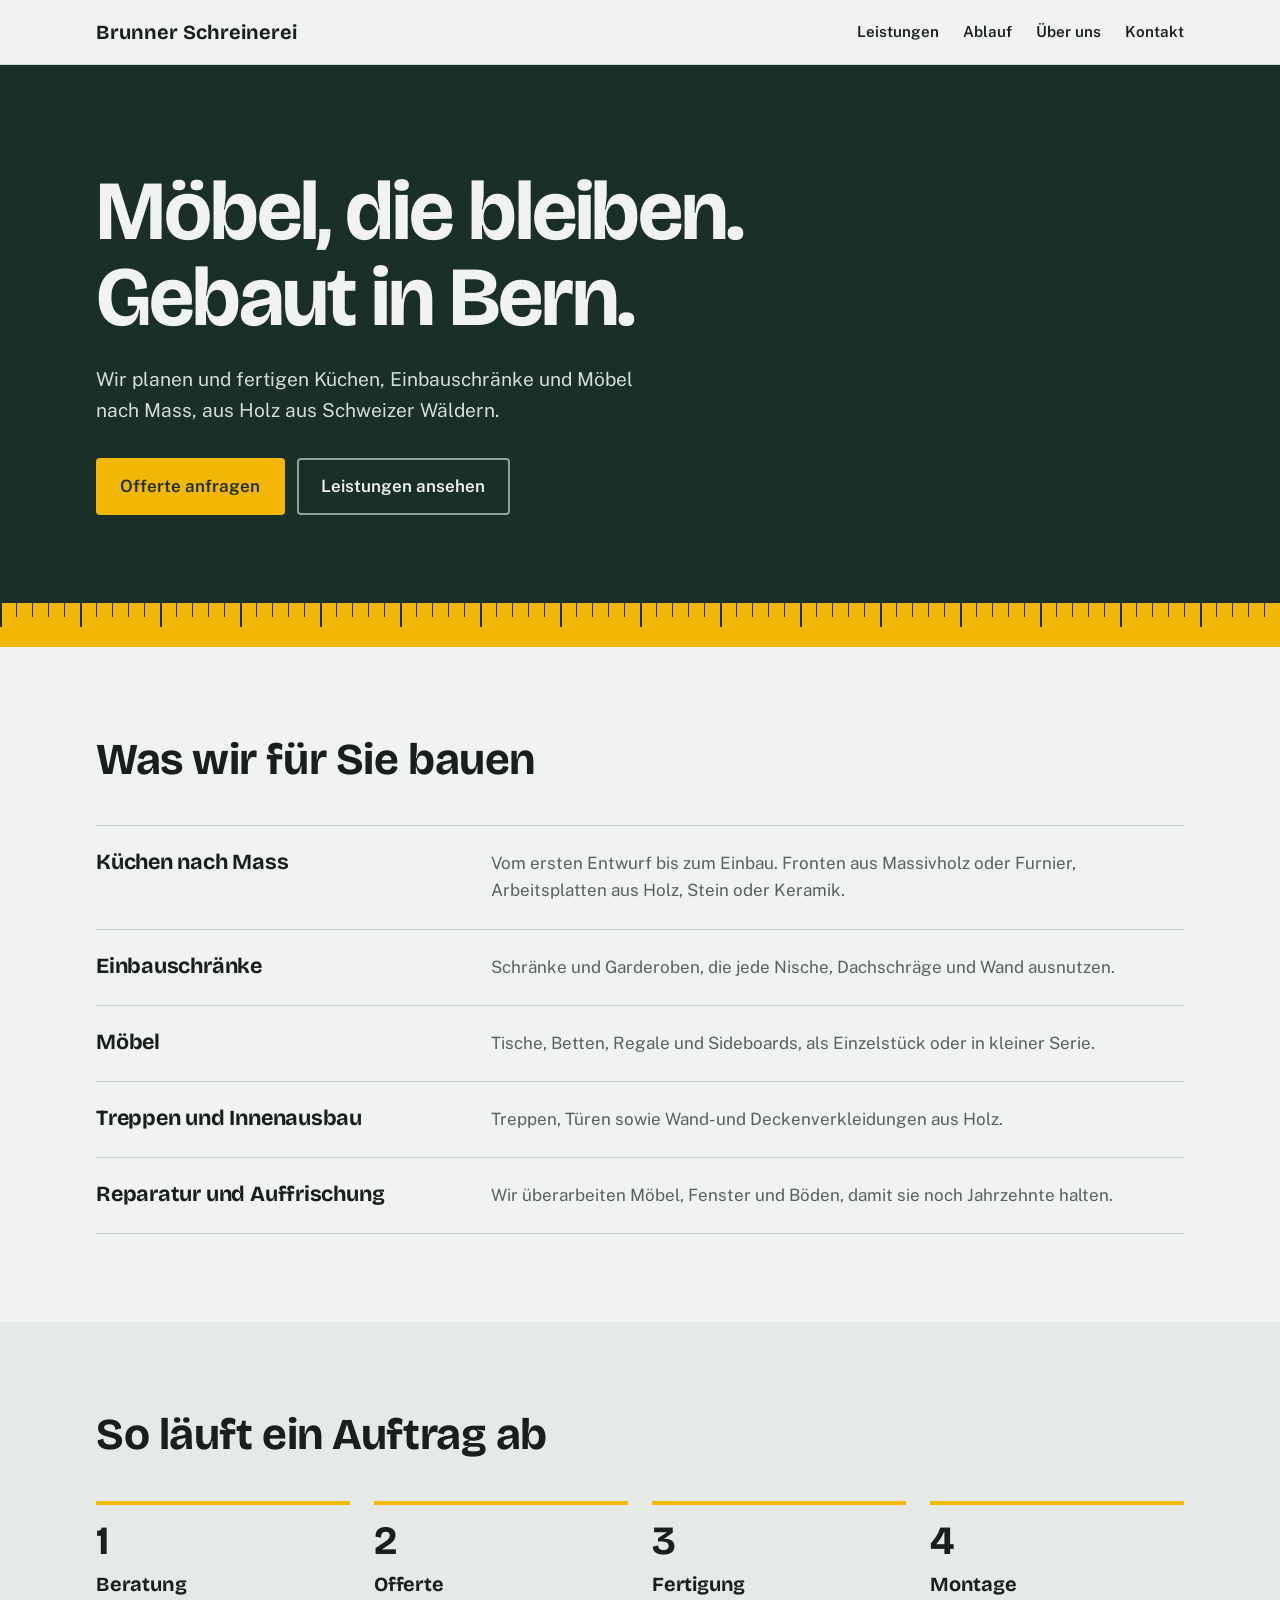
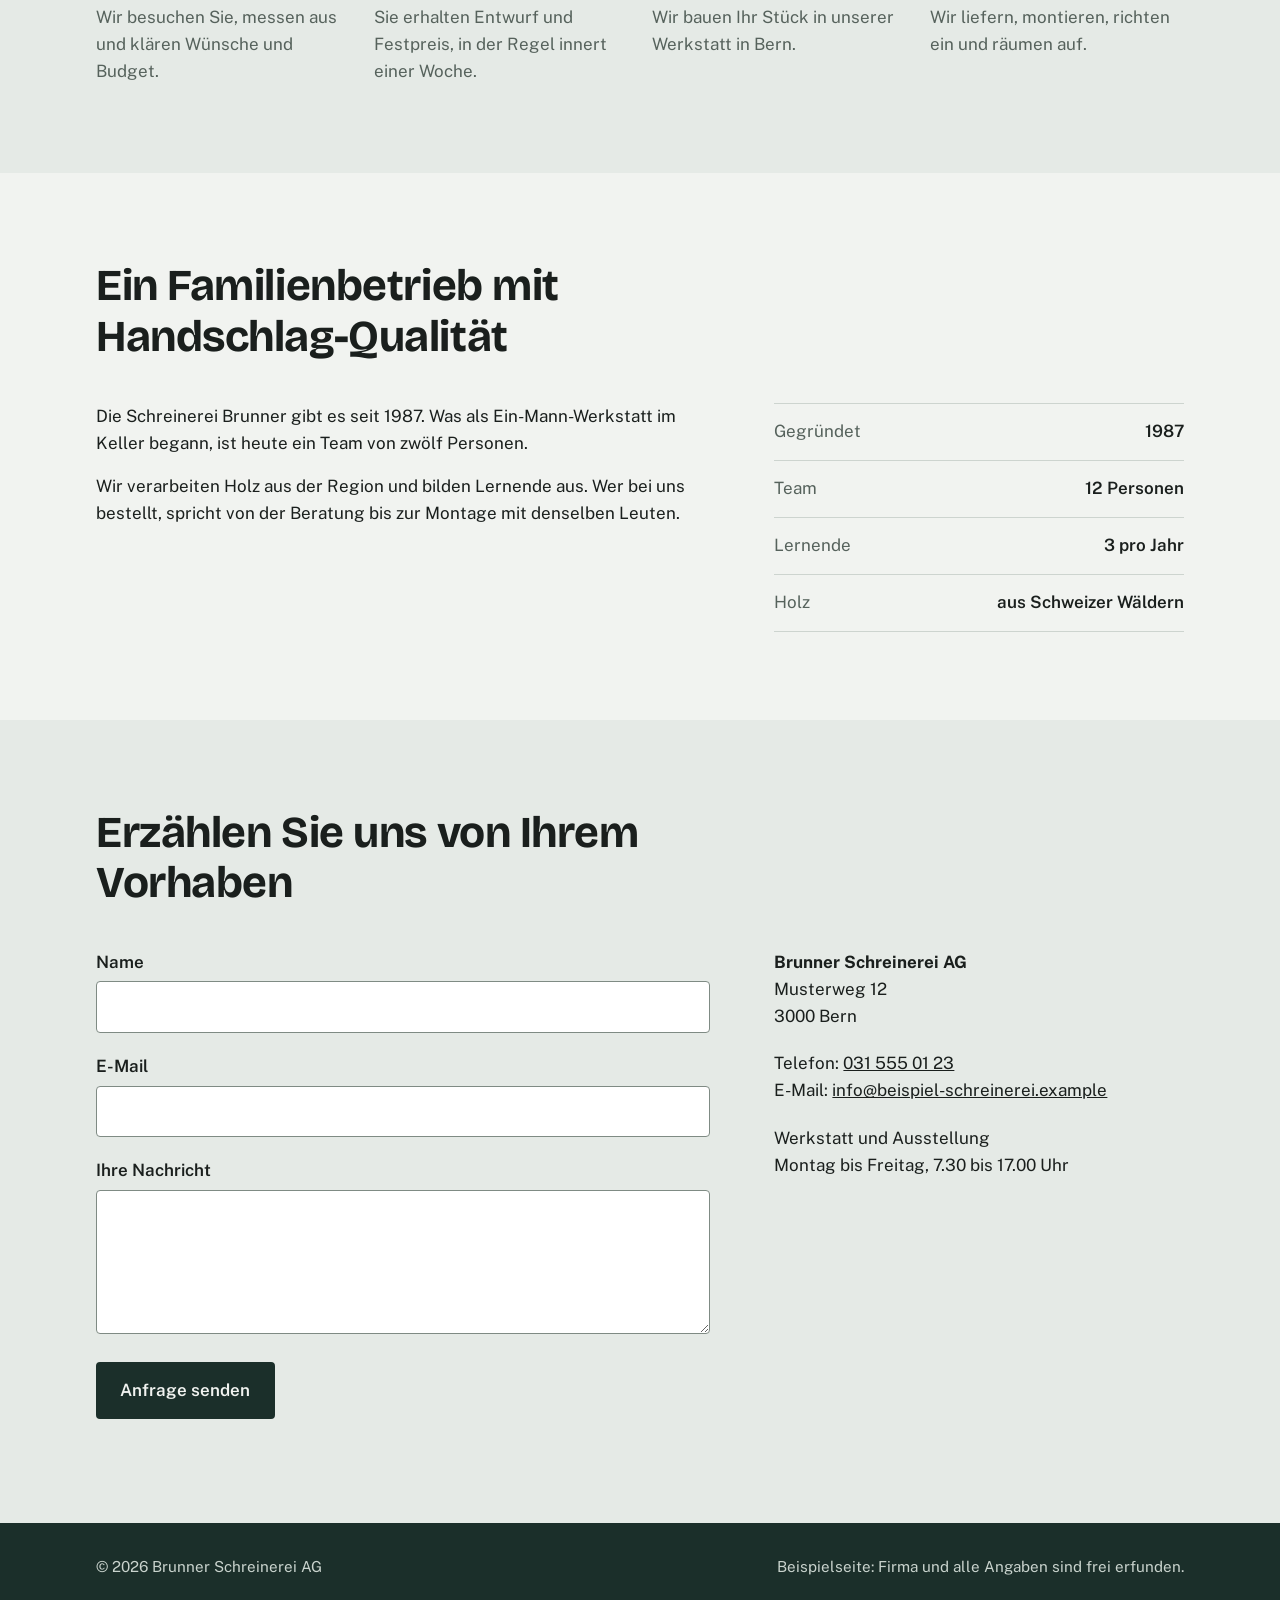
<file: index.html>
<!DOCTYPE html>
<html lang="de-CH">
<head>
  <meta charset="UTF-8">
  <!-- Wichtig für Handys: Seite an die Bildschirmbreite anpassen -->
  <meta name="viewport" content="width=device-width, initial-scale=1">

  <title>Brunner Schreinerei – Möbel und Innenausbau in Bern</title>
  <meta name="description" content="Küchen, Einbauschränke und Möbel nach Mass. Familienbetrieb in Bern seit 1987.">

  <!-- Schriften von Google Fonts (ohne Internet greift die Ersatzschrift aus style.css) -->
  <link rel="preconnect" href="https://fonts.googleapis.com">
  <link rel="preconnect" href="https://fonts.gstatic.com" crossorigin>
  <link href="https://fonts.googleapis.com/css2?family=Bricolage+Grotesque:opsz,wght@12..96,500..800&family=Public+Sans:wght@400..600&display=swap" rel="stylesheet">

  <!-- Unser eigenes Design und unser JavaScript -->
  <link rel="stylesheet" href="style.css">
  <script src="script.js" defer></script>
</head>

<body>
  <!-- Für Tastatur-Nutzer: springt direkt zum Inhalt -->
  <a class="sprunglink" href="#inhalt">Zum Inhalt springen</a>

  <!-- ============ KOPFBEREICH MIT NAVIGATION ============ -->
  <header class="kopf">
    <div class="behaelter kopf-innen">
      <a class="logo" href="#top">Brunner Schreinerei</a>
      <nav aria-label="Hauptnavigation">
        <ul class="nav">
          <li><a href="#leistungen">Leistungen</a></li>
          <li><a href="#ablauf">Ablauf</a></li>
          <li><a href="#ueber-uns">Über uns</a></li>
          <li><a href="#kontakt">Kontakt</a></li>
        </ul>
      </nav>
    </div>
  </header>

  <main id="inhalt">

    <!-- ============ HERO: das Erste, was Besucher sehen ============ -->
    <section class="hero" id="top">
      <div class="behaelter">
        <h1>Möbel, die bleiben. Gebaut in Bern.</h1>
        <p>Wir planen und fertigen Küchen, Einbauschränke und Möbel nach Mass, aus Holz aus Schweizer Wäldern.</p>
        <div class="knopf-reihe">
          <a class="knopf" href="#kontakt">Offerte anfragen</a>
          <a class="knopf knopf-hell" href="#leistungen">Leistungen ansehen</a>
        </div>
      </div>
      <!-- Der gelbe Massstab ist reines CSS (siehe .massstab in style.css) -->
      <div class="massstab" aria-hidden="true"></div>
    </section>

    <!-- ============ LEISTUNGEN ============ -->
    <section class="abschnitt" id="leistungen">
      <div class="behaelter">
        <h2>Was wir für Sie bauen</h2>
        <ul class="leistungen">
          <li>
            <h3>Küchen nach Mass</h3>
            <p>Vom ersten Entwurf bis zum Einbau. Fronten aus Massivholz oder Furnier, Arbeitsplatten aus Holz, Stein oder Keramik.</p>
          </li>
          <li>
            <h3>Einbauschränke</h3>
            <p>Schränke und Garderoben, die jede Nische, Dachschräge und Wand ausnutzen.</p>
          </li>
          <li>
            <h3>Möbel</h3>
            <p>Tische, Betten, Regale und Sideboards, als Einzelstück oder in kleiner Serie.</p>
          </li>
          <li>
            <h3>Treppen und Innenausbau</h3>
            <p>Treppen, Türen sowie Wand- und Deckenverkleidungen aus Holz.</p>
          </li>
          <li>
            <h3>Reparatur und Auffrischung</h3>
            <p>Wir überarbeiten Möbel, Fenster und Böden, damit sie noch Jahrzehnte halten.</p>
          </li>
        </ul>
      </div>
    </section>

    <!-- ============ ABLAUF (echte Reihenfolge, darum nummeriert) ============ -->
    <section class="abschnitt abschnitt-hell" id="ablauf">
      <div class="behaelter">
        <h2>So läuft ein Auftrag ab</h2>
        <ol class="schritte">
          <li>
            <h3>Beratung</h3>
            <p>Wir besuchen Sie, messen aus und klären Wünsche und Budget.</p>
          </li>
          <li>
            <h3>Offerte</h3>
            <p>Sie erhalten Entwurf und Festpreis, in der Regel innert einer Woche.</p>
          </li>
          <li>
            <h3>Fertigung</h3>
            <p>Wir bauen Ihr Stück in unserer Werkstatt in Bern.</p>
          </li>
          <li>
            <h3>Montage</h3>
            <p>Wir liefern, montieren, richten ein und räumen auf.</p>
          </li>
        </ol>
      </div>
    </section>

    <!-- ============ ÜBER UNS ============ -->
    <section class="abschnitt" id="ueber-uns">
      <div class="behaelter">
        <h2>Ein Familienbetrieb mit Handschlag-Qualität</h2>
        <div class="ueber">
          <div class="ueber-text">
            <p>Die Schreinerei Brunner gibt es seit 1987. Was als Ein-Mann-Werkstatt im Keller begann, ist heute ein Team von zwölf Personen.</p>
            <p>Wir verarbeiten Holz aus der Region und bilden Lernende aus. Wer bei uns bestellt, spricht von der Beratung bis zur Montage mit denselben Leuten.</p>
          </div>
          <!-- dl = Liste aus Begriff (dt) und Beschreibung (dd) -->
          <dl class="fakten">
            <div><dt>Gegründet</dt><dd>1987</dd></div>
            <div><dt>Team</dt><dd>12 Personen</dd></div>
            <div><dt>Lernende</dt><dd>3 pro Jahr</dd></div>
            <div><dt>Holz</dt><dd>aus Schweizer Wäldern</dd></div>
          </dl>
        </div>
      </div>
    </section>

    <!-- ============ KONTAKT ============ -->
    <section class="abschnitt abschnitt-hell" id="kontakt">
      <div class="behaelter">
        <h2>Erzählen Sie uns von Ihrem Vorhaben</h2>
        <div class="kontakt">

          <!-- novalidate: Die Prüfung übernimmt unser JavaScript (script.js) -->
          <form id="kontaktformular" novalidate>
            <div class="feld">
              <label for="name">Name</label>
              <input type="text" id="name" name="name" autocomplete="name" aria-describedby="name-fehler" required>
              <p class="fehler" id="name-fehler"></p>
            </div>
            <div class="feld">
              <label for="email">E-Mail</label>
              <input type="email" id="email" name="email" autocomplete="email" aria-describedby="email-fehler" required>
              <p class="fehler" id="email-fehler"></p>
            </div>
            <div class="feld">
              <label for="nachricht">Ihre Nachricht</label>
              <textarea id="nachricht" name="nachricht" aria-describedby="nachricht-fehler" required></textarea>
              <p class="fehler" id="nachricht-fehler"></p>
            </div>
            <button class="knopf knopf-dunkel" type="submit">Anfrage senden</button>
            <p class="formular-status" id="formular-status" role="status"></p>
          </form>

          <address class="adresse">
            <p><strong>Brunner Schreinerei AG</strong><br>
              Musterweg 12<br>
              3000 Bern</p>
            <p>Telefon: <a href="tel:+41315550123">031 555 01 23</a><br>
              E-Mail: <a href="mailto:info@beispiel-schreinerei.example">info@beispiel-schreinerei.example</a></p>
            <p>Werkstatt und Ausstellung<br>
              Montag bis Freitag, 7.30 bis 17.00 Uhr</p>
          </address>

        </div>
      </div>
    </section>
  </main>

  <!-- ============ FUSSZEILE ============ -->
  <footer class="fuss">
    <div class="behaelter fuss-innen">
      <p>© <span id="jahr">2026</span> Brunner Schreinerei AG</p>
      <p>Beispielseite: Firma und alle Angaben sind frei erfunden.</p>
    </div>
  </footer>
</body>
</html>
</file>
<file: style.css>
/* ==========================================================
   Brunner Schreinerei – Beispiel-Firmenseite
   Aufbau dieser Datei:
   1. Variablen (Farben, Schriften)
   2. Grundstil
   3. Wiederverwendbare Bausteine (Knöpfe, Formularfelder)
   4. Die einzelnen Bereiche der Seite
   5. Anpassungen für grössere Bildschirme
   ========================================================== */


/* ---------- 1. Variablen ----------
   Hier ändern Sie Farben und Schriften an EINER Stelle,
   und die ganze Seite passt sich an. */
:root {
  --tanne: #1b2f2a;          /* dunkles Grün: Hero, Fusszeile, Knöpfe */
  --tanne-hell: #2c4740;     /* Hover-Farbe */
  --zollstock: #f2b705;      /* Gelb wie ein Zollstock: Akzentfarbe */
  --grund: #f1f3f0;          /* Seitenhintergrund */
  --grund-dunkler: #e5eae6;  /* abgesetzte Bereiche */
  --text: #1a1f1d;
  --text-leise: #56625c;     /* Beschreibungen */
  --linie: #cdd4cf;
  --fehler: #b3261e;

  --schrift-kopf: "Bricolage Grotesque", "Helvetica Neue", Arial, sans-serif;
  --schrift-text: "Public Sans", system-ui, -apple-system, "Segoe UI", sans-serif;
}


/* ---------- 2. Grundstil ---------- */
*,
*::before,
*::after {
  box-sizing: border-box; /* Padding wird in die Breite eingerechnet: einfacher zu rechnen */
}

/* Sanftes Scrollen zu Ankern, aber nur, wenn der Nutzer Animationen nicht abgeschaltet hat */
@media (prefers-reduced-motion: no-preference) {
  html {
    scroll-behavior: smooth;
  }
}

body {
  margin: 0;
  font-family: var(--schrift-text);
  font-size: 1.0625rem;
  line-height: 1.6;
  color: var(--text);
  background: var(--grund);
}

h1,
h2,
h3 {
  margin: 0;
  font-family: var(--schrift-kopf);
  line-height: 1.15;
  letter-spacing: -0.01em;
}

p {
  margin: 0;
}

a {
  color: inherit;
}

/* Sichtbarer Fokusrahmen für Tastatur-Bedienung */
:focus-visible {
  outline: 3px solid var(--tanne);
  outline-offset: 3px;
}

/* Auf dunklem Grund braucht der Rahmen eine helle Farbe */
.hero :focus-visible,
.fuss :focus-visible {
  outline-color: var(--zollstock);
}

/* Mittige Inhaltsspalte: maximal 68rem breit, links und rechts mind. 1.25rem Rand */
.behaelter {
  width: min(100% - 2.5rem, 68rem);
  margin-inline: auto;
}

/* Sprunglink: unsichtbar, bis man per Tab darauf landet */
.sprunglink {
  position: absolute;
  top: 0;
  left: -999px;
  z-index: 10;
  padding: 0.6rem 1rem;
  background: var(--zollstock);
  color: var(--tanne);
  font-weight: 600;
}

.sprunglink:focus {
  left: 0;
}


/* ---------- 3. Bausteine ---------- */

/* Knöpfe: .knopf ist die Grundform, die Zusätze ändern nur die Farben */
.knopf {
  display: inline-block;
  padding: 0.8rem 1.4rem;
  border: 2px solid var(--zollstock);
  border-radius: 4px;
  background: var(--zollstock);
  color: var(--tanne);
  font: inherit;
  font-weight: 600;
  text-decoration: none;
  cursor: pointer;
}

.knopf:hover {
  background: #ffd03a;
  border-color: #ffd03a;
}

/* Helle Umrandung für dunklen Hintergrund. Steht NACH .knopf:hover,
   damit es bei gleicher Gewichtung gewinnt. */
.knopf-hell {
  background: transparent;
  border-color: #8fa39a;
  color: var(--grund);
}

.knopf-hell:hover {
  background: rgba(255, 255, 255, 0.1);
  border-color: var(--grund);
}

/* Dunkler Knopf für hellen Hintergrund */
.knopf-dunkel {
  background: var(--tanne);
  border-color: var(--tanne);
  color: var(--grund);
}

.knopf-dunkel:hover {
  background: var(--tanne-hell);
  border-color: var(--tanne-hell);
}

.knopf-reihe {
  display: flex;
  flex-wrap: wrap;
  gap: 0.75rem;
  margin-top: 2rem;
}

/* Formularfelder */
label {
  display: block;
  margin-bottom: 0.35rem;
  font-weight: 600;
}

input,
textarea {
  width: 100%;
  padding: 0.7rem 0.85rem;
  border: 1.5px solid #7f8b84;
  border-radius: 4px;
  background: #fff;
  color: inherit;
  font: inherit;
}

textarea {
  min-height: 9rem;
  resize: vertical;
}

/* Dieses Attribut setzt script.js, wenn ein Feld nicht stimmt */
input[aria-invalid="true"],
textarea[aria-invalid="true"] {
  border-color: var(--fehler);
}

.feld {
  margin-bottom: 1.25rem;
}

.fehler {
  margin-top: 0.3rem;
  color: var(--fehler);
  font-size: 0.9rem;
}

.fehler:empty {
  display: none; /* leere Fehlermeldung braucht keinen Platz */
}

.formular-status {
  margin-top: 1rem;
  font-weight: 600;
}


/* ---------- 4. Bereiche der Seite ---------- */

/* Kopfbereich */
.kopf {
  border-bottom: 1px solid var(--linie);
}

.kopf-innen {
  display: flex;
  flex-wrap: wrap;            /* auf schmalen Handys rutscht die Navigation unter das Logo */
  align-items: center;
  justify-content: space-between;
  gap: 0.75rem 2rem;
  padding-block: 1rem;
}

.logo {
  font-family: var(--schrift-kopf);
  font-size: 1.25rem;
  font-weight: 700;
  text-decoration: none;
}

.nav {
  display: flex;
  flex-wrap: wrap;
  gap: 0.5rem 1.5rem;
  margin: 0;
  padding: 0;
  list-style: none;
}

.nav a {
  padding-block: 0.25rem;
  border-bottom: 2px solid transparent;
  font-size: 0.95rem;
  font-weight: 600;
  text-decoration: none;
}

.nav a:hover {
  border-bottom-color: var(--zollstock);
}

/* Hero */
.hero {
  padding-top: clamp(3rem, 9vw, 6.5rem);
  background: var(--tanne);
  color: var(--grund);
}

.hero h1 {
  max-width: 15ch;
  font-size: clamp(2.5rem, 8vw, 5.25rem);
  font-weight: 700;
  line-height: 1.02;
  letter-spacing: -0.025em;
}

.hero p {
  max-width: 36rem;
  margin-top: 1.5rem;
  color: #d5ddd8;
  font-size: 1.2rem;
}

/* Der Massstab: ein gelber Streifen, auf den zwei Muster aus dünnen
   Linien gezeichnet werden (kleine Striche alle 16px, grosse alle 80px). */
.massstab {
  height: 2.75rem;
  margin-top: clamp(3rem, 8vw, 5.5rem);
  background-color: var(--zollstock);
  background-image:
    repeating-linear-gradient(90deg, var(--tanne) 0 2px, transparent 2px 80px),
    repeating-linear-gradient(90deg, var(--tanne) 0 1px, transparent 1px 16px);
  background-size: 100% 1.5rem, 100% 0.9rem; /* Höhe der grossen bzw. kleinen Striche */
  background-repeat: no-repeat;
}

/* Allgemeiner Abschnitt: sorgt für Abstand oben und unten */
.abschnitt {
  padding-block: clamp(3rem, 8vw, 5.5rem);
}

.abschnitt-hell {
  background: var(--grund-dunkler);
}

.abschnitt h2 {
  max-width: 22ch;
  margin-bottom: 2.5rem;
  font-size: clamp(1.75rem, 4.5vw, 2.75rem);
}

/* Leistungen: Zeilen mit Trennlinien statt Kästchen */
.leistungen {
  margin: 0;
  padding: 0;
  border-bottom: 1px solid var(--linie);
  list-style: none;
}

.leistungen li {
  display: grid;
  gap: 0.5rem 3rem;
  padding-block: 1.5rem;
  border-top: 1px solid var(--linie);
}

.leistungen h3 {
  font-size: 1.35rem;
}

.leistungen p {
  max-width: 40rem;
  color: var(--text-leise);
}

/* Ablauf */
.schritte {
  display: grid;
  gap: 2rem;
  margin: 0;
  padding: 0;
  list-style: none;
  counter-reset: schritt;     /* CSS zählt die Schritte automatisch */
}

.schritte li {
  padding-top: 1rem;
  border-top: 4px solid var(--zollstock);
  counter-increment: schritt;
}

.schritte li::before {
  content: counter(schritt);
  display: block;
  margin-bottom: 0.75rem;
  font-family: var(--schrift-kopf);
  font-size: 2.5rem;
  font-weight: 700;
  line-height: 1;
}

.schritte h3 {
  margin-bottom: 0.5rem;
  font-size: 1.25rem;
}

.schritte p {
  color: var(--text-leise);
}

/* Über uns */
.ueber {
  display: grid;
  gap: 2.5rem;
}

.ueber-text {
  max-width: 38rem;
}

.ueber-text p + p {
  margin-top: 1rem;
}

.fakten {
  margin: 0;
  border-bottom: 1px solid var(--linie);
}

.fakten div {
  display: flex;
  justify-content: space-between;
  gap: 1rem;
  padding-block: 0.9rem;
  border-top: 1px solid var(--linie);
}

.fakten dt {
  color: var(--text-leise);
}

.fakten dd {
  margin: 0;
  font-weight: 600;
  text-align: right;
}

/* Kontakt */
.kontakt {
  display: grid;
  gap: 3rem;
}

.adresse {
  font-style: normal;         /* <address> ist sonst standardmässig kursiv */
}

.adresse p + p {
  margin-top: 1.25rem;
}

/* Fusszeile */
.fuss {
  padding-block: 2rem;
  background: var(--tanne);
  color: #c9d3cd;
  font-size: 0.95rem;
}

.fuss-innen {
  display: flex;
  flex-wrap: wrap;
  justify-content: space-between;
  gap: 0.5rem 2rem;
}


/* ---------- 5. Ab Tablet-Breite (768px) ----------
   Die Seite ist "Mobile first" gebaut: Oben steht der Stil fürs Handy,
   hier kommen nur die Änderungen für breitere Bildschirme dazu. */
@media (min-width: 48rem) {
  .leistungen li {
    grid-template-columns: 1fr 2fr;   /* Titel links, Text rechts */
  }

  .schritte {
    grid-template-columns: repeat(4, 1fr);
    gap: 1.5rem;
  }

  .ueber {
    grid-template-columns: 3fr 2fr;
    gap: 4rem;
    align-items: start;
  }

  .kontakt {
    grid-template-columns: 3fr 2fr;
    gap: 4rem;
    align-items: start;
  }
}
</file>
